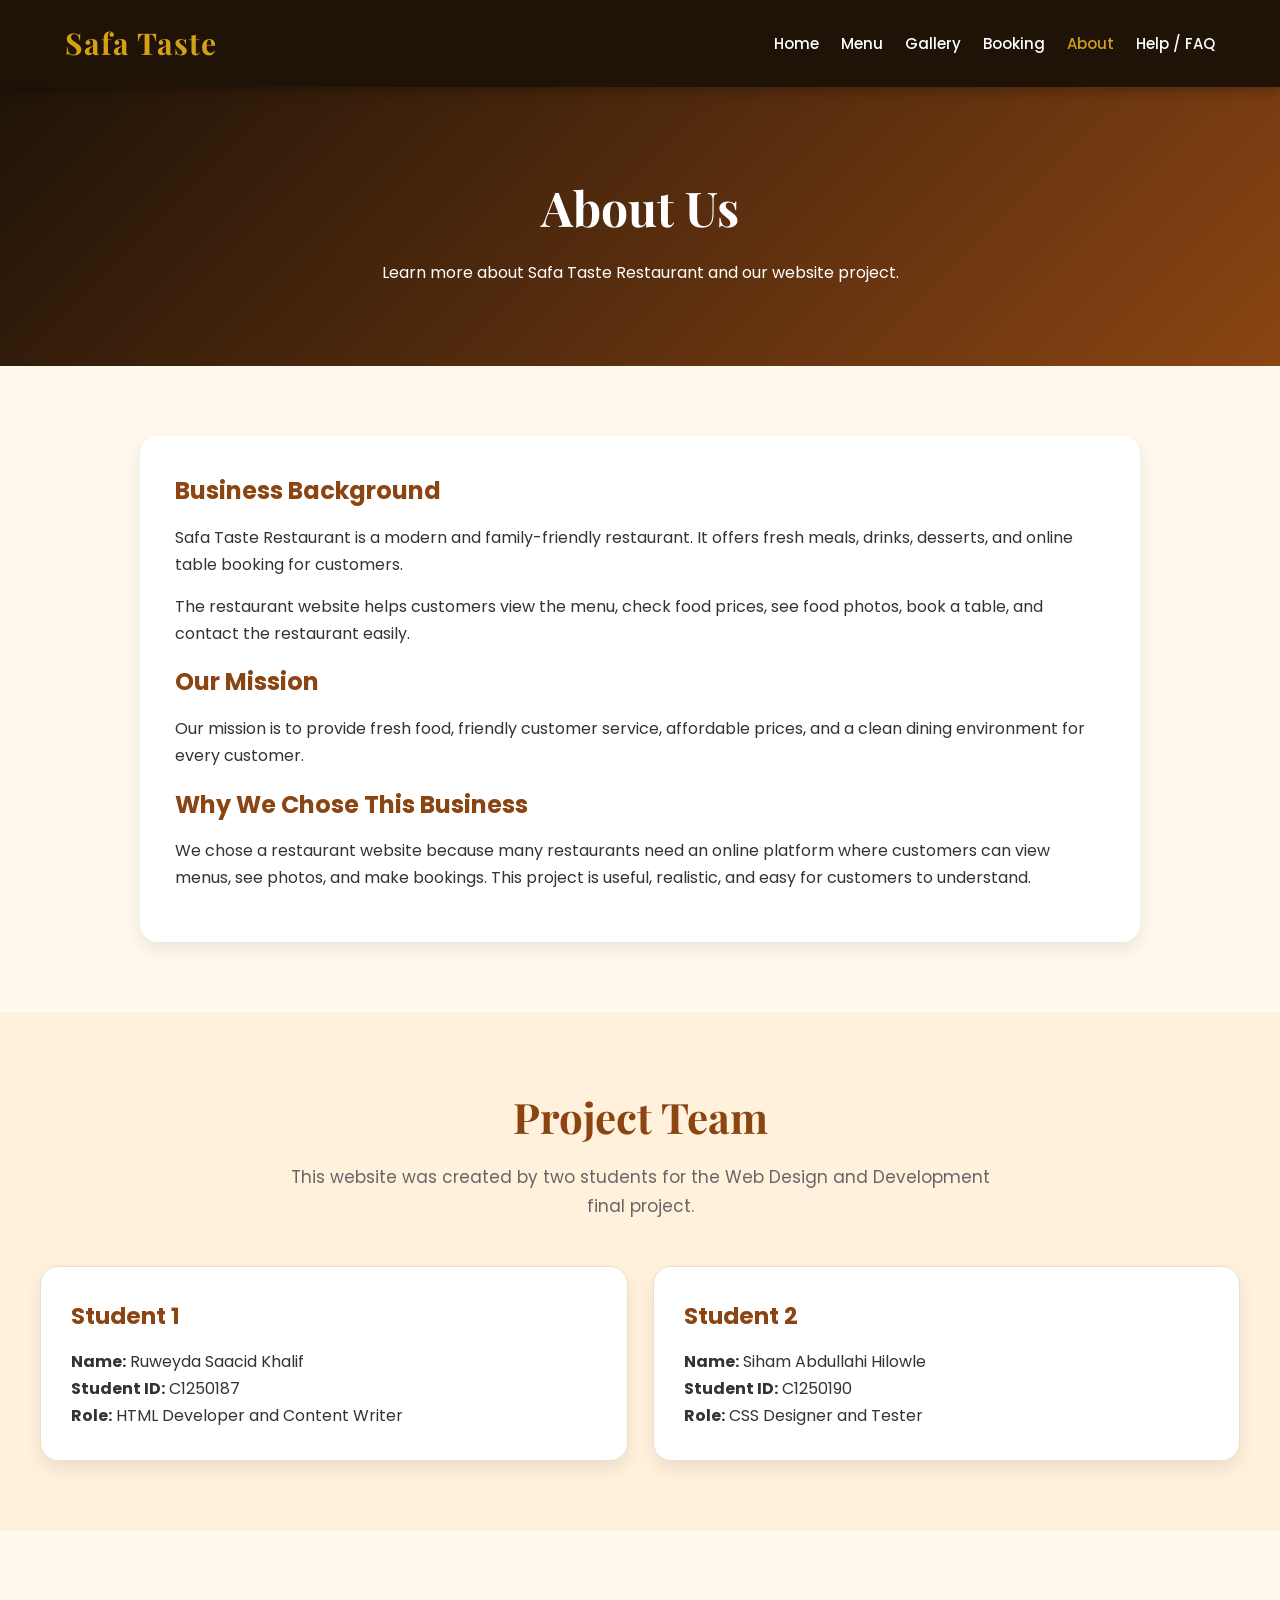
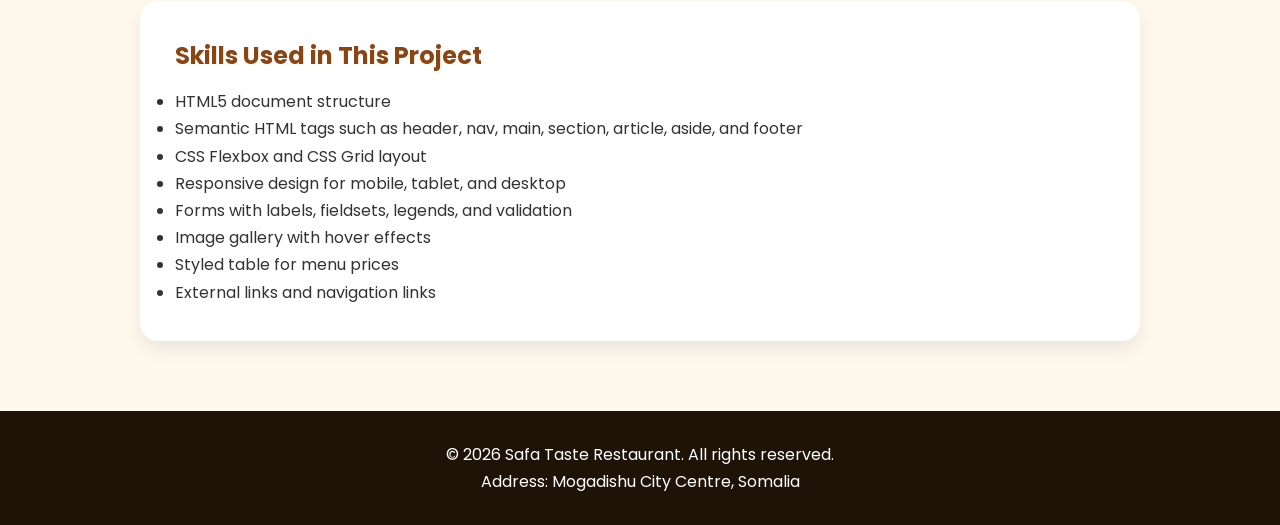
<file: about.html>
<!DOCTYPE html>
<html lang="en">
<head>
 
    <meta charset="UTF-8">
    <meta name="viewport" content="width=device-width, initial-scale=1.0">
    <title>Safa Taste Restaurant | About</title>

   
    <meta name="description" content="Learn about Safa Taste Restaurant, our mission, and our project team.">
    <meta name="author" content="Abdifatah Ali Mohamed">

    
    <link rel="icon" type="image/png" href="images/favicon.png">

    <link href="https://fonts.googleapis.com/css2?family=Playfair+Display:wght@600;700&family=Poppins:wght@300;400;500;600;700&display=swap" rel="stylesheet">

   
    <link rel="stylesheet" href="style.css">
</head>

<body>

    <header class="main-header">
        <nav class="navbar">
            <a href="index.html" class="logo">Safa Taste</a>

            <ul class="nav-links">
                <li><a href="index.html">Home</a></li>
                <li><a href="menu.html">Menu</a></li>
                <li><a href="gallery.html">Gallery</a></li>
                <li><a href="booking.html">Booking</a></li>
                <li><a href="about.html" class="active">About</a></li>
                <li><a href="help.html">Help / FAQ</a></li>
            </ul>
        </nav>
    </header>

   
    <main>

       
        <section class="page-hero">
            <h1>About Us</h1>
            <p>Learn more about Safa Taste Restaurant and our website project.</p>
        </section>

        <section>
            <div class="content-box">
                <h2>Business Background</h2>
                <p>
                    Safa Taste Restaurant is a modern and family-friendly restaurant.
                    It offers fresh meals, drinks, desserts, and online table booking
                    for customers.
                </p>

                <p>
                    The restaurant website helps customers view the menu, check food prices,
                    see food photos, book a table, and contact the restaurant easily.
                </p>

                <h2>Our Mission</h2>
                <p>
                    Our mission is to provide fresh food, friendly customer service,
                    affordable prices, and a clean dining environment for every customer.
                </p>

                <h2>Why We Chose This Business</h2>
                <p>
                    We chose a restaurant website because many restaurants need an online
                    platform where customers can view menus, see photos, and make bookings.
                    This project is useful, realistic, and easy for customers to understand.
                </p>
            </div>
        </section>

        <section class="featured-section">
            <div class="section-title">
                <h2>Project Team</h2>
                <p>This website was created by two students for the Web Design and Development final project.</p>
            </div>

            <div class="overview-container">
                <article class="overview-card">
                    <h3>Student 1</h3>
                    <p><strong>Name:</strong> Ruweyda Saacid Khalif</p>
                    <p><strong>Student ID:</strong> C1250187</p>
                    <p><strong>Role:</strong> HTML Developer and Content Writer</p>
                </article>

                <article class="overview-card">
                    <h3>Student 2</h3>
                    <p><strong>Name:</strong> Siham Abdullahi  Hilowle</p>
                    <p><strong>Student ID:</strong> C1250190</p>
                    <p><strong>Role:</strong> CSS Designer and Tester</p>
                </article>
            </div>
        </section>

     
        <section>
            <div class="content-box">
                <h2>Skills Used in This Project</h2>

                <ul>
                    <li>HTML5 document structure</li>
                    <li>Semantic HTML tags such as header, nav, main, section, article, aside, and footer</li>
                    <li>CSS Flexbox and CSS Grid layout</li>
                    <li>Responsive design for mobile, tablet, and desktop</li>
                    <li>Forms with labels, fieldsets, legends, and validation</li>
                    <li>Image gallery with hover effects</li>
                    <li>Styled table for menu prices</li>
                    <li>External links and navigation links</li>
                </ul>
            </div>
        </section>

    </main>

   
    <footer class="main-footer">
        <div class="footer-content">
            <p>&copy; 2026 Safa Taste Restaurant. All rights reserved.</p>
            <p>Address: Mogadishu City Centre, Somalia</p>
       
        </div>
    </footer>

</body>
</html>
</file>
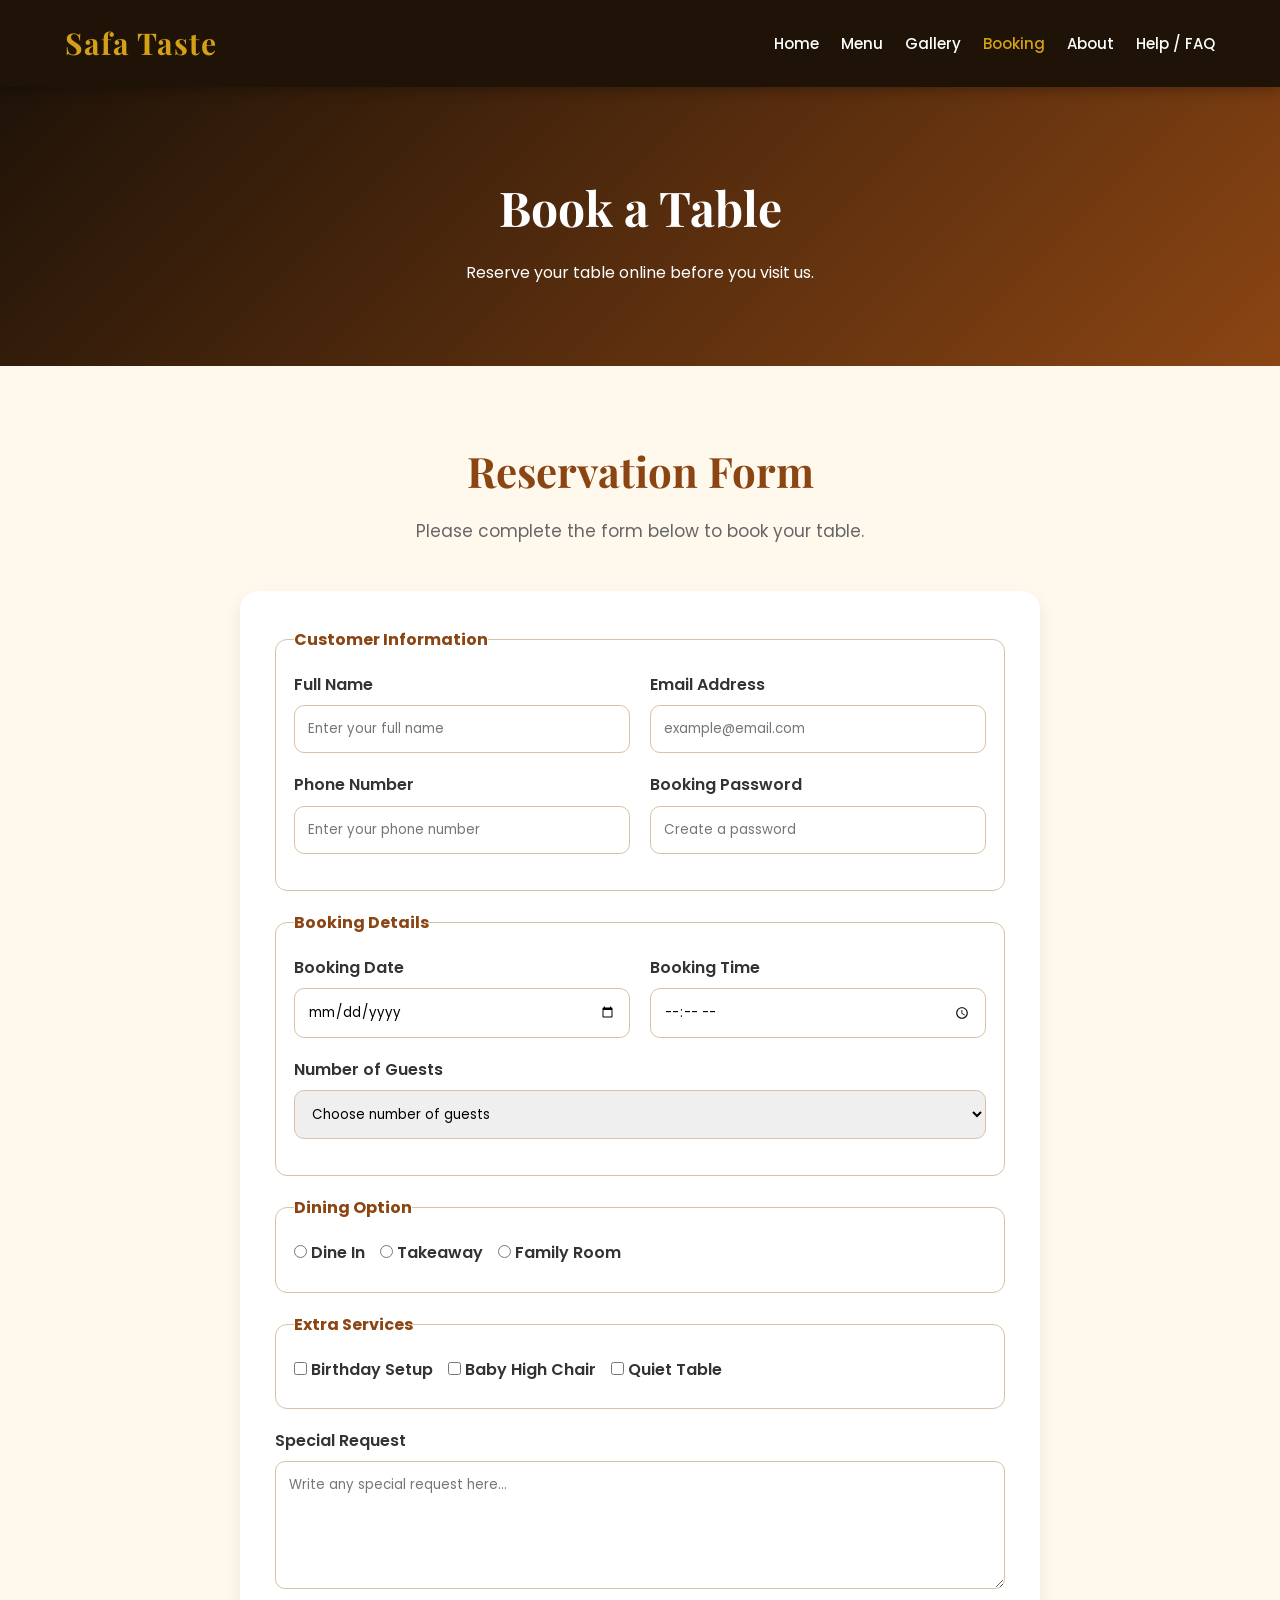
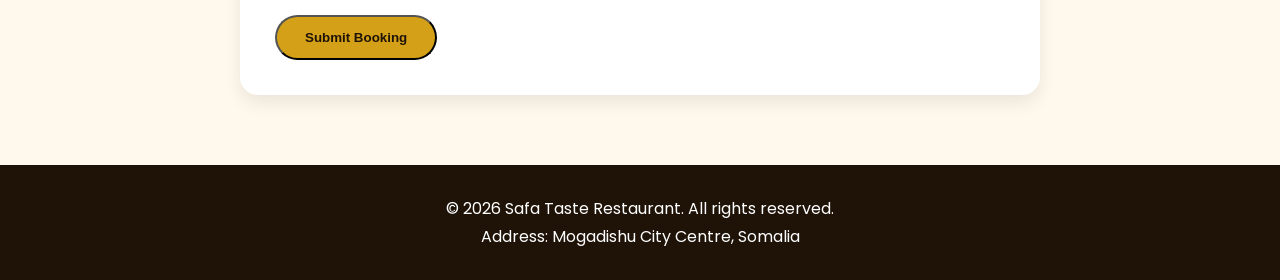
<file: booking.html>
<!DOCTYPE html>
<html lang="en">
<head>
   
    <meta charset="UTF-8">
    <meta name="viewport" content="width=device-width, initial-scale=1.0">
    <title>Safa Taste Restaurant | Booking</title>

  
    <meta name="description" content="Book a table at Safa Taste Restaurant using our online reservation form.">
    <meta name="author" content="Abdifatah Ali Mohamed">

   
    <link rel="icon" type="image/png" href="images/favicon.png">

    
    <link href="https://fonts.googleapis.com/css2?family=Playfair+Display:wght@600;700&family=Poppins:wght@300;400;500;600;700&display=swap" rel="stylesheet">

    
    <link rel="stylesheet" href="style.css">
</head>

<body>

    
    <header class="main-header">
        <nav class="navbar">
            <a href="index.html" class="logo">Safa Taste</a>

            <ul class="nav-links">
                <li><a href="index.html">Home</a></li>
                <li><a href="menu.html">Menu</a></li>
                <li><a href="gallery.html">Gallery</a></li>
                <li><a href="booking.html" class="active">Booking</a></li>
                <li><a href="about.html">About</a></li>
                <li><a href="help.html">Help / FAQ</a></li>
            </ul>
        </nav>
    </header>

   
    <main>

      
        <section class="page-hero">
            <h1>Book a Table</h1>
            <p>Reserve your table online before you visit us.</p>
        </section>

      
        <section>
            <div class="section-title">
                <h2>Reservation Form</h2>
                <p>Please complete the form below to book your table.</p>
            </div>

            <form class="form-container" action="#" method="post">

               
                <fieldset>
                    <legend>Customer Information</legend>

                    <div class="form-row">
                        <div class="form-group">
                            <label for="full-name">Full Name</label>
                            <input 
                                type="text" 
                                id="full-name" 
                                name="full-name" 
                                placeholder="Enter your full name" 
                                required 
                                minlength="3">
                        </div>

                        <div class="form-group">
                            <label for="email">Email Address</label>
                            <input 
                                type="email" 
                                id="email" 
                                name="email" 
                                placeholder="example@email.com" 
                                required>
                        </div>
                    </div>

                    <div class="form-row">
                        <div class="form-group">
                            <label for="phone">Phone Number</label>
                            <input 
                                type="text" 
                                id="phone" 
                                name="phone" 
                                placeholder="Enter your phone number" 
                                required 
                                pattern="[0-9]{7,15}">
                        </div>

                        <div class="form-group">
                            <label for="password">Booking Password</label>
                            <input 
                                type="password" 
                                id="password" 
                                name="password" 
                                placeholder="Create a password" 
                                required 
                                minlength="6">
                        </div>
                    </div>
                </fieldset>

             
                <fieldset>
                    <legend>Booking Details</legend>

                    <div class="form-row">
                        <div class="form-group">
                            <label for="date">Booking Date</label>
                            <input 
                                type="date" 
                                id="date" 
                                name="date" 
                                required>
                        </div>

                        <div class="form-group">
                            <label for="time">Booking Time</label>
                            <input 
                                type="time" 
                                id="time" 
                                name="time" 
                                required>
                        </div>
                    </div>

                    <div class="form-group">
                        <label for="guests">Number of Guests</label>
                        <select id="guests" name="guests" required>
                            <option value="">Choose number of guests</option>
                            <option value="1">1 Person</option>
                            <option value="2">2 People</option>
                            <option value="3">3 People</option>
                            <option value="4">4 People</option>
                            <option value="5">5 People</option>
                            <option value="6-plus">6 or more people</option>
                        </select>
                    </div>
                </fieldset>

               
                <fieldset>
                    <legend>Dining Option</legend>

                    <div class="radio-group">
                        <label>
                            <input type="radio" name="dining-option" value="dine-in" required>
                            Dine In
                        </label>

                        <label>
                            <input type="radio" name="dining-option" value="takeaway">
                            Takeaway
                        </label>

                        <label>
                            <input type="radio" name="dining-option" value="family-room">
                            Family Room
                        </label>
                    </div>
                </fieldset>

                
                <fieldset>
                    <legend>Extra Services</legend>

                    <div class="checkbox-group">
                        <label>
                            <input type="checkbox" name="services" value="birthday">
                            Birthday Setup
                        </label>

                        <label>
                            <input type="checkbox" name="services" value="high-chair">
                            Baby High Chair
                        </label>

                        <label>
                            <input type="checkbox" name="services" value="quiet-table">
                            Quiet Table
                        </label>
                    </div>
                </fieldset>

                <div class="form-group">
                    <label for="message">Special Request</label>
                    <textarea 
                        id="message" 
                        name="message" 
                        rows="5" 
                        placeholder="Write any special request here..."></textarea>
                </div>

               
                <button type="submit" class="btn primary-btn">Submit Booking</button>

            </form>
        </section>

    </main>

    <footer class="main-footer">
        <div class="footer-content">
            <p>&copy; 2026 Safa Taste Restaurant. All rights reserved.</p>
            <p>Address: Mogadishu City Centre, Somalia</p>
            <p>
          
        </div>
    </footer>

</body>
</html>
</file>
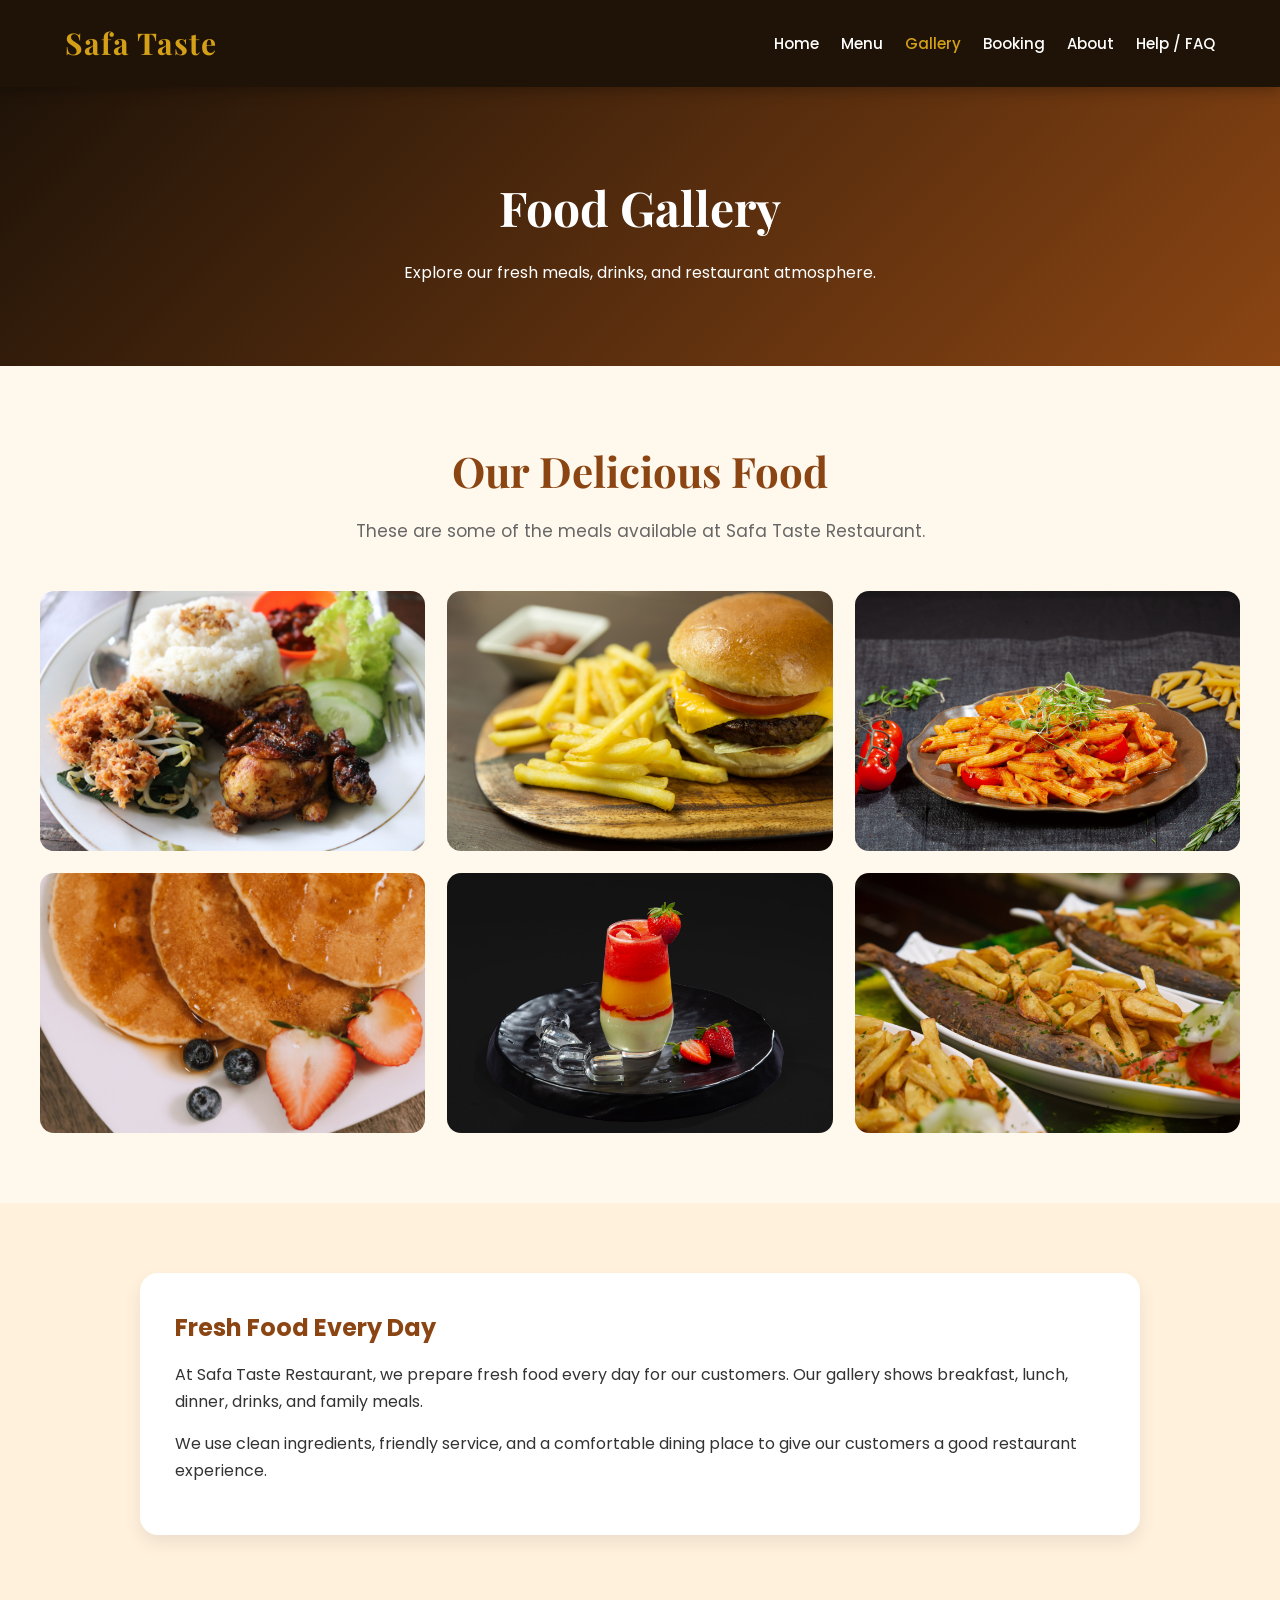
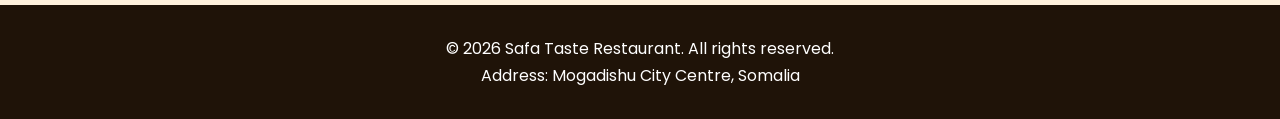
<file: gallery.html>
<!DOCTYPE html>
<html lang="en">
<head>
   
    <meta charset="UTF-8">
    <meta name="viewport" content="width=device-width, initial-scale=1.0">
    <title>Safa Taste Restaurant | Gallery</title>

  
    <meta name="description" content="View the food gallery of Safa Taste Restaurant.">
    <meta name="author" content="Abdifatah Ali Mohamed">

    
    <link rel="icon" type="image/png" href="images/favicon.png">

   
    <link href="https://fonts.googleapis.com/css2?family=Playfair+Display:wght@600;700&family=Poppins:wght@300;400;500;600;700&display=swap" rel="stylesheet">

    <link rel="stylesheet" href="style.css">
</head>

<body>

   
    <header class="main-header">
        <nav class="navbar">
            <a href="index.html" class="logo">Safa Taste</a>

            <ul class="nav-links">
                <li><a href="index.html">Home</a></li>
                <li><a href="menu.html">Menu</a></li>
                <li><a href="gallery.html" class="active">Gallery</a></li>
                <li><a href="booking.html">Booking</a></li>
                <li><a href="about.html">About</a></li>
                <li><a href="help.html">Help / FAQ</a></li>
            </ul>
        </nav>
    </header>

    
    <main>

      
        <section class="page-hero">
            <h1>Food Gallery</h1>
            <p>Explore our fresh meals, drinks, and restaurant atmosphere.</p>
        </section>

       
        <section>
            <div class="section-title">
                <h2>Our Delicious Food</h2>
                <p>These are some of the meals available at Safa Taste Restaurant.</p>
            </div>

            <div class="gallery-grid">
                <img src="dish1.jpg" alt="Grilled chicken rice with salad">
                <img src="dish2.jpg" alt="Classic beef burger with fries">
                <img src="dish3.jpg" alt="Tomato pasta on a plate">
                <img src="dish4.jpg" alt="Somali canjeero breakfast plate">
                <img src="dish5.jpg" alt="Fresh dessert and drink">
                <img src="dish6.jpg" alt="Fried food plate with chips">
            </div>
        </section>

      
        <section class="featured-section">
            <div class="content-box">
                <h2>Fresh Food Every Day</h2>
                <p>
                    At Safa Taste Restaurant, we prepare fresh food every day for our customers.
                    Our gallery shows breakfast, lunch, dinner, drinks, and family meals.
                </p>

                <p>
                    We use clean ingredients, friendly service, and a comfortable dining place
                    to give our customers a good restaurant experience.
                </p>
            </div>
        </section>

    </main>

 
    <footer class="main-footer">
        <div class="footer-content">
            <p>&copy; 2026 Safa Taste Restaurant. All rights reserved.</p>
            <p>Address: Mogadishu City Centre, Somalia</p>
        
        </div>
    </footer>

</body>
</html>
</file>
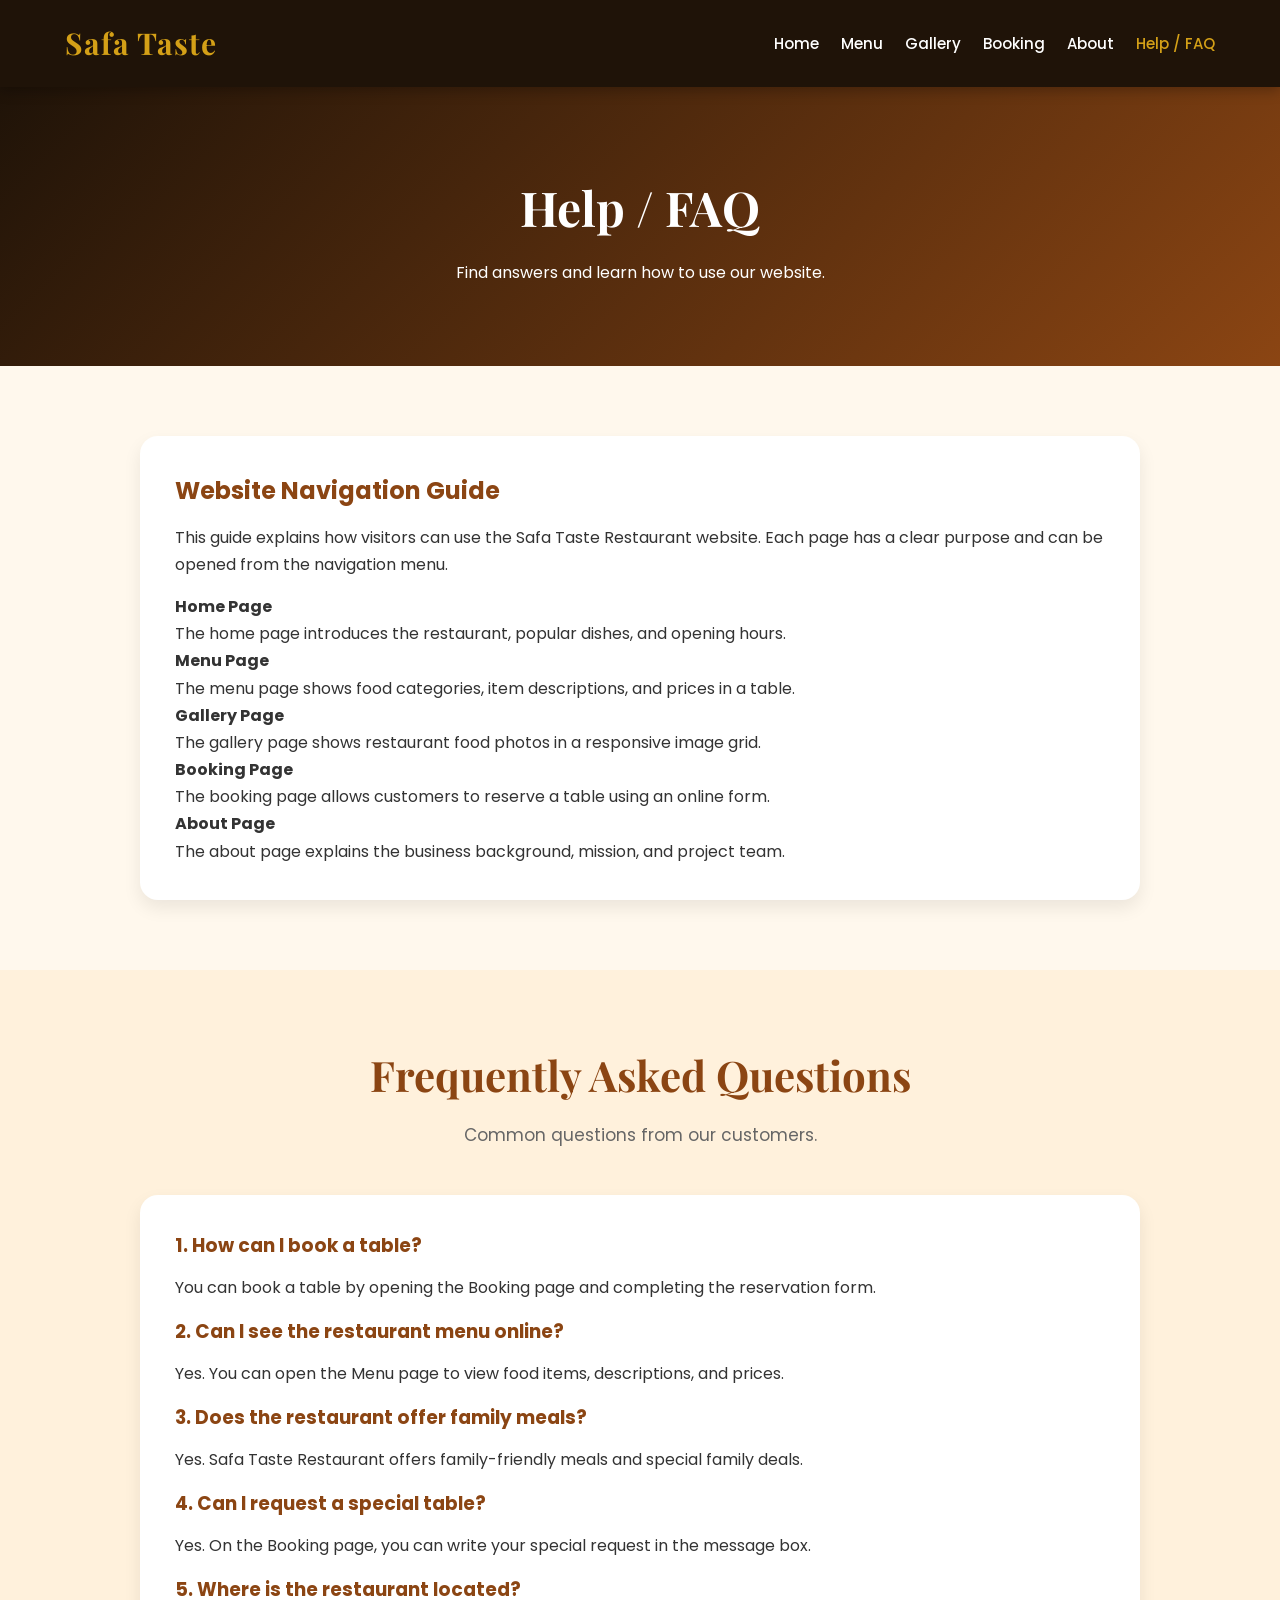
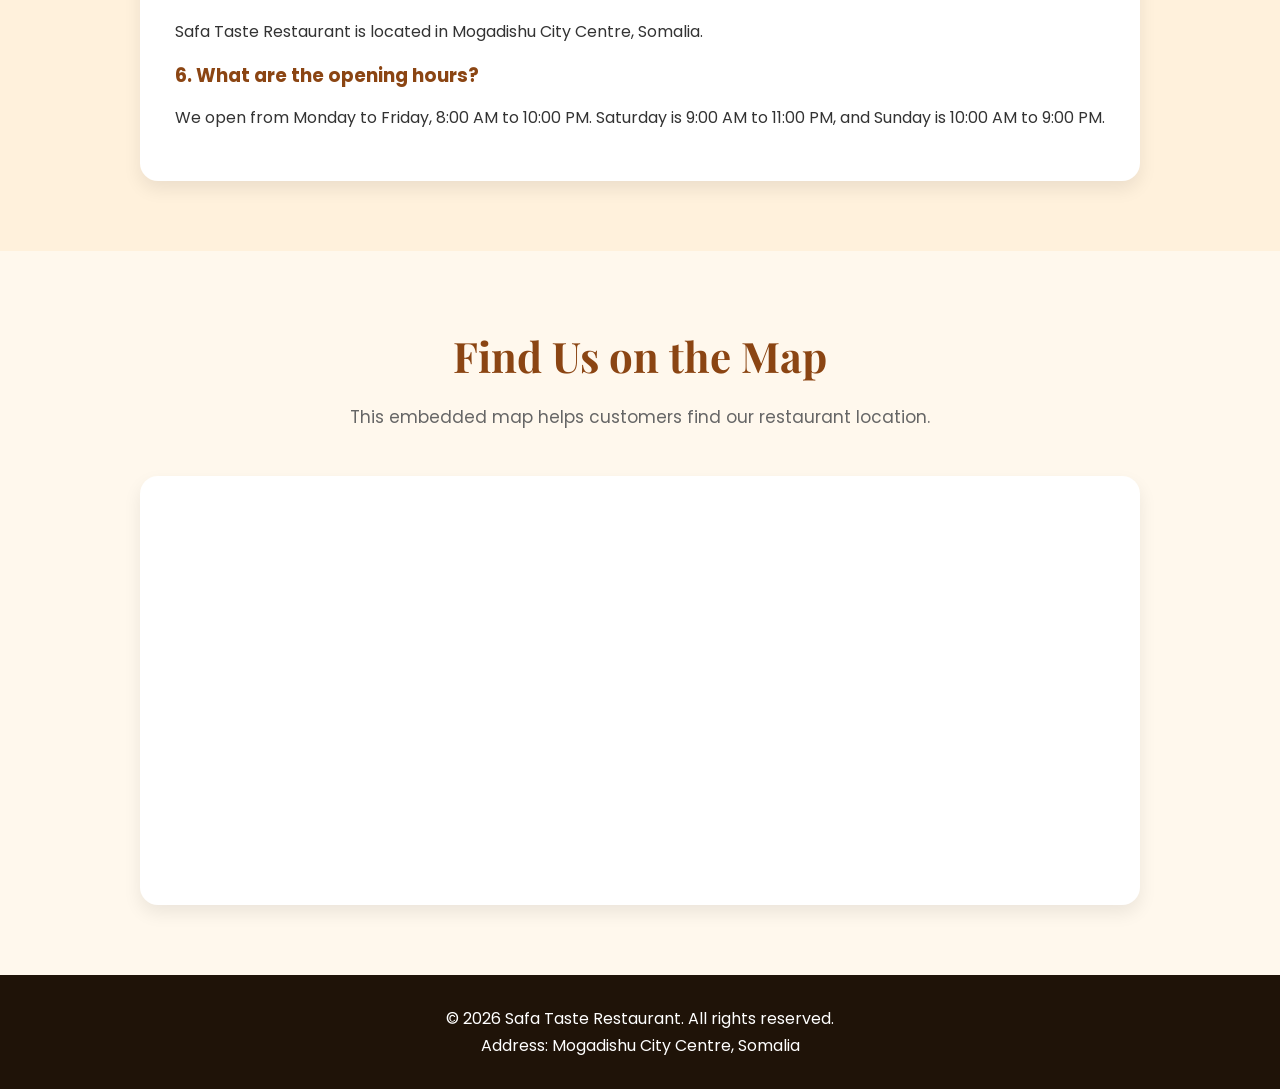
<file: help.html>
<!DOCTYPE html>
<html lang="en">
<head>

    <meta charset="UTF-8">
    <meta name="viewport" content="width=device-width, initial-scale=1.0">
    <title>Safa Taste Restaurant | Help and FAQ</title>

    
    <meta name="description" content="Help and frequently asked questions for Safa Taste Restaurant website.">
    <meta name="author" content="Abdifatah Ali Mohamed">

  
    <link rel="icon" type="image/png" href="favicon.png">


    <link href="https://fonts.googleapis.com/css2?family=Playfair+Display:wght@600;700&family=Poppins:wght@300;400;500;600;700&display=swap" rel="stylesheet">

    <link rel="stylesheet" href="style.css">
</head>

<body>

    <header class="main-header">
        <nav class="navbar">
            <a href="index.html" class="logo">Safa Taste</a>

            <ul class="nav-links">
                <li><a href="index.html">Home</a></li>
                <li><a href="menu.html">Menu</a></li>
                <li><a href="gallery.html">Gallery</a></li>
                <li><a href="booking.html">Booking</a></li>
                <li><a href="about.html">About</a></li>
                <li><a href="help.html" class="active">Help / FAQ</a></li>
            </ul>
        </nav>
    </header>

  
    <main>

     
        <section class="page-hero">
            <h1>Help / FAQ</h1>
            <p>Find answers and learn how to use our website.</p>
        </section>

        <section>
            <div class="content-box">
                <h2>Website Navigation Guide</h2>

                <p>
                    This guide explains how visitors can use the Safa Taste Restaurant website.
                    Each page has a clear purpose and can be opened from the navigation menu.
                </p>

                <dl>
                    <dt><strong>Home Page</strong></dt>
                    <dd>The home page introduces the restaurant, popular dishes, and opening hours.</dd>

                    <dt><strong>Menu Page</strong></dt>
                    <dd>The menu page shows food categories, item descriptions, and prices in a table.</dd>

                    <dt><strong>Gallery Page</strong></dt>
                    <dd>The gallery page shows restaurant food photos in a responsive image grid.</dd>

                    <dt><strong>Booking Page</strong></dt>
                    <dd>The booking page allows customers to reserve a table using an online form.</dd>

                    <dt><strong>About Page</strong></dt>
                    <dd>The about page explains the business background, mission, and project team.</dd>
                </dl>
            </div>
        </section>

    
        <section class="featured-section">
            <div class="section-title">
                <h2>Frequently Asked Questions</h2>
                <p>Common questions from our customers.</p>
            </div>

            <div class="content-box">
                <h3>1. How can I book a table?</h3>
                <p>
                    You can book a table by opening the Booking page and completing the reservation form.
                </p>

                <h3>2. Can I see the restaurant menu online?</h3>
                <p>
                    Yes. You can open the Menu page to view food items, descriptions, and prices.
                </p>

                <h3>3. Does the restaurant offer family meals?</h3>
                <p>
                    Yes. Safa Taste Restaurant offers family-friendly meals and special family deals.
                </p>

                <h3>4. Can I request a special table?</h3>
                <p>
                    Yes. On the Booking page, you can write your special request in the message box.
                </p>

                <h3>5. Where is the restaurant located?</h3>
                <p>
                    Safa Taste Restaurant is located in Mogadishu City Centre, Somalia.
                </p>

                <h3>6. What are the opening hours?</h3>
                <p>
                    We open from Monday to Friday, 8:00 AM to 10:00 PM.
                    Saturday is 9:00 AM to 11:00 PM, and Sunday is 10:00 AM to 9:00 PM.
                </p>
            </div>
        </section>

        <section>
            <div class="section-title">
                <h2>Find Us on the Map</h2>
                <p>This embedded map helps customers find our restaurant location.</p>
            </div>

            <div class="content-box">
                <iframe
                    src="https://www.google.com/maps?q=Mogadishu%20City%20Centre%20Somalia&output=embed"
                    width="100%"
                    height="350"
                    style="border:0; border-radius: 14px;"
                    allowfullscreen=""
                    loading="lazy"
                    title="Safa Taste Restaurant Location Map">
                </iframe>
            </div>
        </section>

    </main>

    <!-- Footer -->
    <footer class="main-footer">
        <div class="footer-content">
            <p>&copy; 2026 Safa Taste Restaurant. All rights reserved.</p>
            <p>Address: Mogadishu City Centre, Somalia</p>
            <p>
         
        </div>
    </footer>

</body>
</html>
</file>
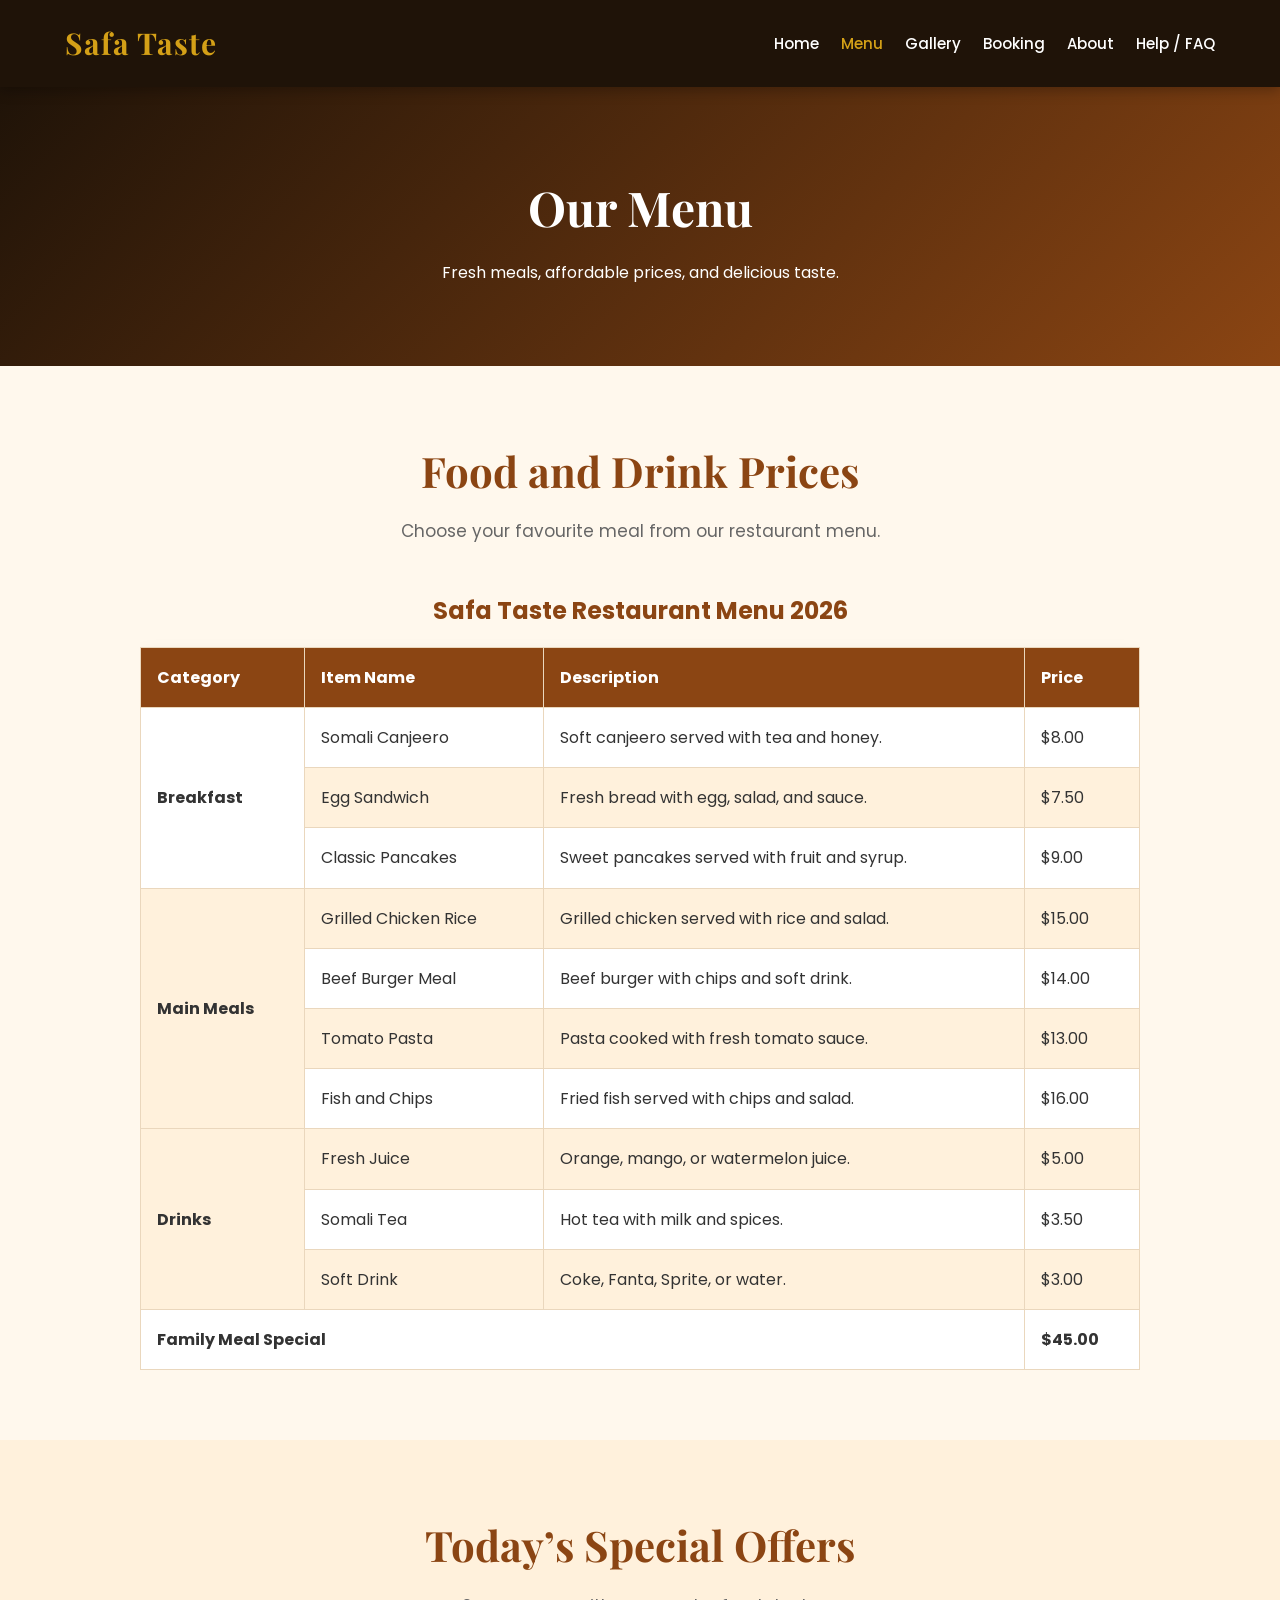
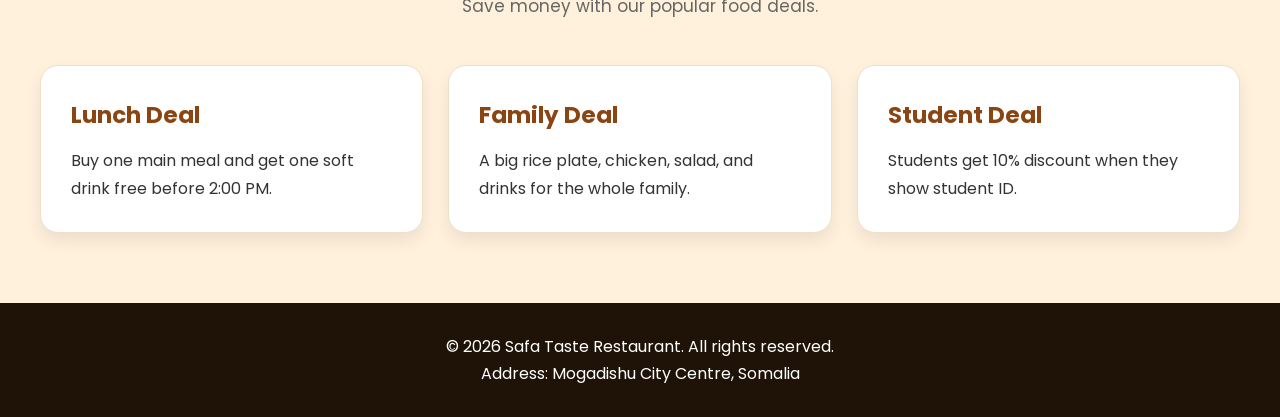
<file: menu.html>
<!DOCTYPE html>
<html lang="en">
<head>
  
    <meta charset="UTF-8">
    <meta name="viewport" content="width=device-width, initial-scale=1.0">
    <title>Safa Taste Restaurant | Menu</title>

    
    <meta name="description" content="View the food menu and prices at Safa Taste Restaurant.">
    <meta name="author" content="Abdifatah Ali Mohamed">


    <link rel="icon" type="image/png" href="images/favicon.png">

   
    <link href="https://fonts.googleapis.com/css2?family=Playfair+Display:wght@600;700&family=Poppins:wght@300;400;500;600;700&display=swap" rel="stylesheet">

  
    <link rel="stylesheet" href="style.css">
</head>

<body>

    
    <header class="main-header">
        <nav class="navbar">
            <a href="index.html" class="logo">Safa Taste</a>

            <ul class="nav-links">
                <li><a href="index.html">Home</a></li>
                <li><a href="menu.html" class="active">Menu</a></li>
                <li><a href="gallery.html">Gallery</a></li>
                <li><a href="booking.html">Booking</a></li>
                <li><a href="about.html">About</a></li>
                <li><a href="help.html">Help / FAQ</a></li>
            </ul>
        </nav>
    </header>

  
    <main>

      
        <section class="page-hero">
            <h1>Our Menu</h1>
            <p>Fresh meals, affordable prices, and delicious taste.</p>
        </section>

        <section>
            <div class="section-title">
                <h2>Food and Drink Prices</h2>
                <p>Choose your favourite meal from our restaurant menu.</p>
            </div>

            <div class="table-container">
                <table class="menu-table">
                    <caption>Safa Taste Restaurant Menu 2026</caption>

                    <thead>
                        <tr>
                            <th scope="col">Category</th>
                            <th scope="col">Item Name</th>
                            <th scope="col">Description</th>
                            <th scope="col">Price</th>
                        </tr>
                    </thead>

                    <tbody>
                        <tr>
                            <th scope="row" rowspan="3">Breakfast</th>
                            <td>Somali Canjeero</td>
                            <td>Soft canjeero served with tea and honey.</td>
                            <td>$8.00</td>
                        </tr>

                        <tr>
                            <td>Egg Sandwich</td>
                            <td>Fresh bread with egg, salad, and sauce.</td>
                            <td>$7.50</td>
                        </tr>

                        <tr>
                            <td>Classic Pancakes</td>
                            <td>Sweet pancakes served with fruit and syrup.</td>
                            <td>$9.00</td>
                        </tr>

                        <tr>
                            <th scope="row" rowspan="4">Main Meals</th>
                            <td>Grilled Chicken Rice</td>
                            <td>Grilled chicken served with rice and salad.</td>
                            <td>$15.00</td>
                        </tr>

                        <tr>
                            <td>Beef Burger Meal</td>
                            <td>Beef burger with chips and soft drink.</td>
                            <td>$14.00</td>
                        </tr>

                        <tr>
                            <td>Tomato Pasta</td>
                            <td>Pasta cooked with fresh tomato sauce.</td>
                            <td>$13.00</td>
                        </tr>

                        <tr>
                            <td>Fish and Chips</td>
                            <td>Fried fish served with chips and salad.</td>
                            <td>$16.00</td>
                        </tr>

                        <tr>
                            <th scope="row" rowspan="3">Drinks</th>
                            <td>Fresh Juice</td>
                            <td>Orange, mango, or watermelon juice.</td>
                            <td>$5.00</td>
                        </tr>

                        <tr>
                            <td>Somali Tea</td>
                            <td>Hot tea with milk and spices.</td>
                            <td>$3.50</td>
                        </tr>

                        <tr>
                            <td>Soft Drink</td>
                            <td>Coke, Fanta, Sprite, or water.</td>
                            <td>$3.00</td>
                        </tr>
                    </tbody>

                    <tfoot>
                        <tr>
                            <td colspan="3"><strong>Family Meal Special</strong></td>
                            <td><strong>$45.00</strong></td>
                        </tr>
                    </tfoot>
                </table>
            </div>
        </section>

       
        <section class="featured-section">
            <div class="section-title">
                <h2>Today’s Special Offers</h2>
                <p>Save money with our popular food deals.</p>
            </div>

            <div class="overview-container">
                <article class="overview-card">
                    <h3>Lunch Deal</h3>
                    <p>Buy one main meal and get one soft drink free before 2:00 PM.</p>
                </article>

                <article class="overview-card">
                    <h3>Family Deal</h3>
                    <p>A big rice plate, chicken, salad, and drinks for the whole family.</p>
                </article>

                <article class="overview-card">
                    <h3>Student Deal</h3>
                    <p>Students get 10% discount when they show student ID.</p>
                </article>
            </div>
        </section>

    </main>

  
    <footer class="main-footer">
        <div class="footer-content">
            <p>&copy; 2026 Safa Taste Restaurant. All rights reserved.</p>
            <p>Address: Mogadishu City Centre, Somalia</p>
            <p>
         
        </div>
    </footer>

</body>
</html>
</file>
<file: style.css>
:root {
    --primary-color: #8b4513;
    --secondary-color: #d4a017;
    --dark-color: #1f1308;
    --light-color: #fff8ed;
    --white-color: #ffffff;
    --text-color: #333333;
    --font-main: 'Poppins', sans-serif;
    --font-heading: 'Playfair Display', serif;
}

/* Reset */
* {
    margin: 0;
    padding: 0;
    box-sizing: border-box;
}

body {
    font-family: var(--font-main);
    background-color: var(--light-color);
    color: var(--text-color);
    line-height: 1.7;
}

/* Links */
a {
    text-decoration: none;
    color: inherit;
}

/* Images */
img {
    width: 100%;
    display: block;
    border-radius: 14px;
}

/* =========================
   Header / Navigation
   ========================= */

.main-header {
    background-color: var(--dark-color);
    position: sticky;
    top: 0;
    z-index: 1000;
    box-shadow: 0 4px 12px rgba(0, 0, 0, 0.25);
}

.navbar {
    max-width: 1200px;
    margin: auto;
    padding: 18px 25px;
    display: flex;
    justify-content: space-between;
    align-items: center;
}

.logo {
    font-family: var(--font-heading);
    font-size: 30px;
    font-weight: 700;
    color: var(--secondary-color);
    letter-spacing: 1px;
}

.nav-links {
    list-style: none;
    display: flex;
    gap: 22px;
}

.nav-links a {
    color: var(--white-color);
    font-size: 15px;
    font-weight: 500;
    transition: 0.3s ease;
}

.nav-links a:hover,
.nav-links a.active {
    color: var(--secondary-color);
}

/* =========================
   Hero Section
   ========================= */

.hero-section {
    min-height: 90vh;
    background:
        linear-gradient(rgba(31, 19, 8, 0.75), rgba(31, 19, 8, 0.75)),
        url("hero.jpg");
    background-size: cover;
    background-position: center;
    display: flex;
    align-items: center;
    padding: 80px 25px;
    position: relative;
}

.hero-content {
    max-width: 800px;
    margin: auto;
    text-align: center;
    color: var(--white-color);
}

.small-title {
    color: var(--secondary-color);
    font-weight: 600;
    text-transform: uppercase;
    letter-spacing: 3px;
    margin-bottom: 10px;
}

.hero-content h1 {
    font-family: var(--font-heading);
    font-size: 64px;
    line-height: 1.1;
    margin-bottom: 20px;
    text-shadow: 2px 4px 8px rgba(0, 0, 0, 0.4);
}

.hero-content p {
    font-size: 18px;
    margin-bottom: 30px;
}

.hero-buttons {
    display: flex;
    justify-content: center;
    gap: 15px;
    flex-wrap: wrap;
}

.btn {
    padding: 13px 28px;
    border-radius: 30px;
    font-weight: 600;
    transition: 0.3s ease;
}

.primary-btn {
    background-color: var(--secondary-color);
    color: var(--dark-color);
}

.secondary-btn {
    border: 2px solid var(--white-color);
    color: var(--white-color);
}

.primary-btn:hover {
    background-color: var(--white-color);
    transform: translateY(-3px);
}

.secondary-btn:hover {
    background-color: var(--white-color);
    color: var(--dark-color);
    transform: translateY(-3px);
}

/* =========================
   General Sections
   ========================= */

section {
    padding: 70px 25px;
}

.section-title {
    text-align: center;
    max-width: 700px;
    margin: 0 auto 45px;
}

.section-title h2 {
    font-family: var(--font-heading);
    font-size: 42px;
    color: var(--primary-color);
    margin-bottom: 10px;
}

.section-title p {
    font-size: 17px;
    color: #666;
}

/* =========================
   Overview Cards
   ========================= */

.overview-container {
    max-width: 1200px;
    margin: auto;
    display: flex;
    gap: 25px;
}

.overview-card {
    background-color: var(--white-color);
    padding: 30px;
    border-radius: 18px;
    border: 1px solid #f0dfc8;
    box-shadow: 0 8px 18px rgba(0, 0, 0, 0.08);
    flex: 1;
    transition: 0.3s ease;
}

.overview-card:hover {
    transform: translateY(-8px);
}

.overview-card h3 {
    color: var(--primary-color);
    margin-bottom: 12px;
    font-size: 23px;
}

/* =========================
   Food Cards Grid
   ========================= */

.featured-section {
    background-color: #fff1dc;
}

.food-grid {
    max-width: 1200px;
    margin: auto;
    display: grid;
    grid-template-columns: repeat(3, 1fr);
    gap: 25px;
}

.food-card {
    background-color: var(--white-color);
    padding: 18px;
    border-radius: 18px;
    box-shadow: 0 8px 18px rgba(0, 0, 0, 0.08);
    transition: 0.3s ease;
}

.food-card:hover {
    transform: scale(1.03);
}

.food-card img {
    height: 230px;
    object-fit: cover;
}

.food-card h3 {
    color: var(--primary-color);
    margin: 18px 0 8px;
}

/* =========================
   Why Choose Us
   ========================= */

.why-section {
    max-width: 1200px;
    margin: auto;
    display: flex;
    gap: 30px;
    align-items: stretch;
}

.why-content,
.opening-hours {
    background-color: var(--white-color);
    padding: 35px;
    border-radius: 18px;
    box-shadow: 0 8px 18px rgba(0, 0, 0, 0.08);
}

.why-content {
    flex: 2;
}

.opening-hours {
    flex: 1;
    border-top: 6px solid var(--secondary-color);
}

.why-content h2,
.opening-hours h3 {
    font-family: var(--font-heading);
    color: var(--primary-color);
    margin-bottom: 18px;
}

.why-content ul {
    padding-left: 25px;
}

.why-content li {
    margin-bottom: 10px;
}



.main-footer {
    background-color: var(--dark-color);
    color: var(--white-color);
    text-align: center;
    padding: 30px 20px;
}

.main-footer a {
    color: var(--secondary-color);
}

.main-footer a:hover {
    text-decoration: underline;
}

/* =========================
   Other Pages Style
   ========================= */

.page-hero {
    background: linear-gradient(135deg, var(--dark-color), var(--primary-color));
    color: var(--white-color);
    text-align: center;
    padding: 80px 25px;
}

.page-hero h1 {
    font-family: var(--font-heading);
    font-size: 48px;
    margin-bottom: 10px;
}

/* Menu Table */
.table-container {
    max-width: 1000px;
    margin: auto;
    overflow-x: auto;
}

.menu-table {
    width: 100%;
    border-collapse: collapse;
    background-color: var(--white-color);
    box-shadow: 0 8px 18px rgba(0, 0, 0, 0.08);
}

.menu-table caption {
    font-size: 24px;
    font-weight: 700;
    color: var(--primary-color);
    margin-bottom: 15px;
}

.menu-table th,
.menu-table td {
    padding: 16px;
    border: 1px solid #ead7bd;
    text-align: left;
}

.menu-table thead {
    background-color: var(--primary-color);
    color: var(--white-color);
}

.menu-table tbody tr:nth-child(even) {
    background-color: #fff1dc;
}

.menu-table tbody tr:hover {
    background-color: #ffe0aa;
}


.gallery-grid {
    max-width: 1200px;
    margin: auto;
    display: grid;
    grid-template-columns: repeat(3, 1fr);
    gap: 22px;
}

.gallery-grid img {
    height: 260px;
    object-fit: cover;
    transition: 0.3s ease;
}

.gallery-grid img:hover {
    transform: scale(1.04);
    box-shadow: 0 10px 22px rgba(0, 0, 0, 0.2);
}

/* Form */
.form-container {
    max-width: 800px;
    margin: auto;
    background-color: var(--white-color);
    padding: 35px;
    border-radius: 18px;
    box-shadow: 0 8px 18px rgba(0, 0, 0, 0.08);
}

.form-row {
    display: flex;
    gap: 20px;
}

.form-group {
    margin-bottom: 18px;
    flex: 1;
}

label {
    display: block;
    font-weight: 600;
    margin-bottom: 7px;
}

input,
select,
textarea {
    width: 100%;
    padding: 13px;
    border: 1px solid #d8c2a4;
    border-radius: 10px;
    font-family: var(--font-main);
}

input:focus,
select:focus,
textarea:focus {
    outline: none;
    border-color: var(--secondary-color);
    box-shadow: 0 0 8px rgba(212, 160, 23, 0.4);
}

fieldset {
    border: 1px solid #d8c2a4;
    padding: 18px;
    border-radius: 12px;
    margin-bottom: 18px;
}

legend {
    font-weight: 700;
    color: var(--primary-color);
}

.radio-group,
.checkbox-group {
    display: flex;
    gap: 15px;
    flex-wrap: wrap;
}

.radio-group input,
.checkbox-group input {
    width: auto;
}

/* About / FAQ */
.content-box {
    max-width: 1000px;
    margin: auto;
    background-color: var(--white-color);
    padding: 35px;
    border-radius: 18px;
    box-shadow: 0 8px 18px rgba(0, 0, 0, 0.08);
}

.content-box h2,
.content-box h3 {
    color: var(--primary-color);
    margin-bottom: 12px;
}

.content-box p {
    margin-bottom: 15px;
}



@media (max-width: 900px) {
    .navbar {
        flex-direction: column;
        gap: 15px;
    }

    .nav-links {
        flex-wrap: wrap;
        justify-content: center;
    }

    .hero-content h1 {
        font-size: 46px;
    }

    .overview-container,
    .why-section,
    .form-row {
        flex-direction: column;
    }

    .food-grid,
    .gallery-grid {
        grid-template-columns: repeat(2, 1fr);
    }
}

@media (max-width: 600px) {
    .nav-links {
        flex-direction: column;
        text-align: center;
        gap: 12px;
    }

    .hero-content h1 {
        font-size: 36px;
    }

    .section-title h2 {
        font-size: 32px;
    }

    .food-grid,
    .gallery-grid {
        grid-template-columns: 1fr;
    }

    .gallery-grid img,
    .food-card img {
        height: 220px;
    }

    section {
        padding: 50px 18px;
    }
}
</file>
